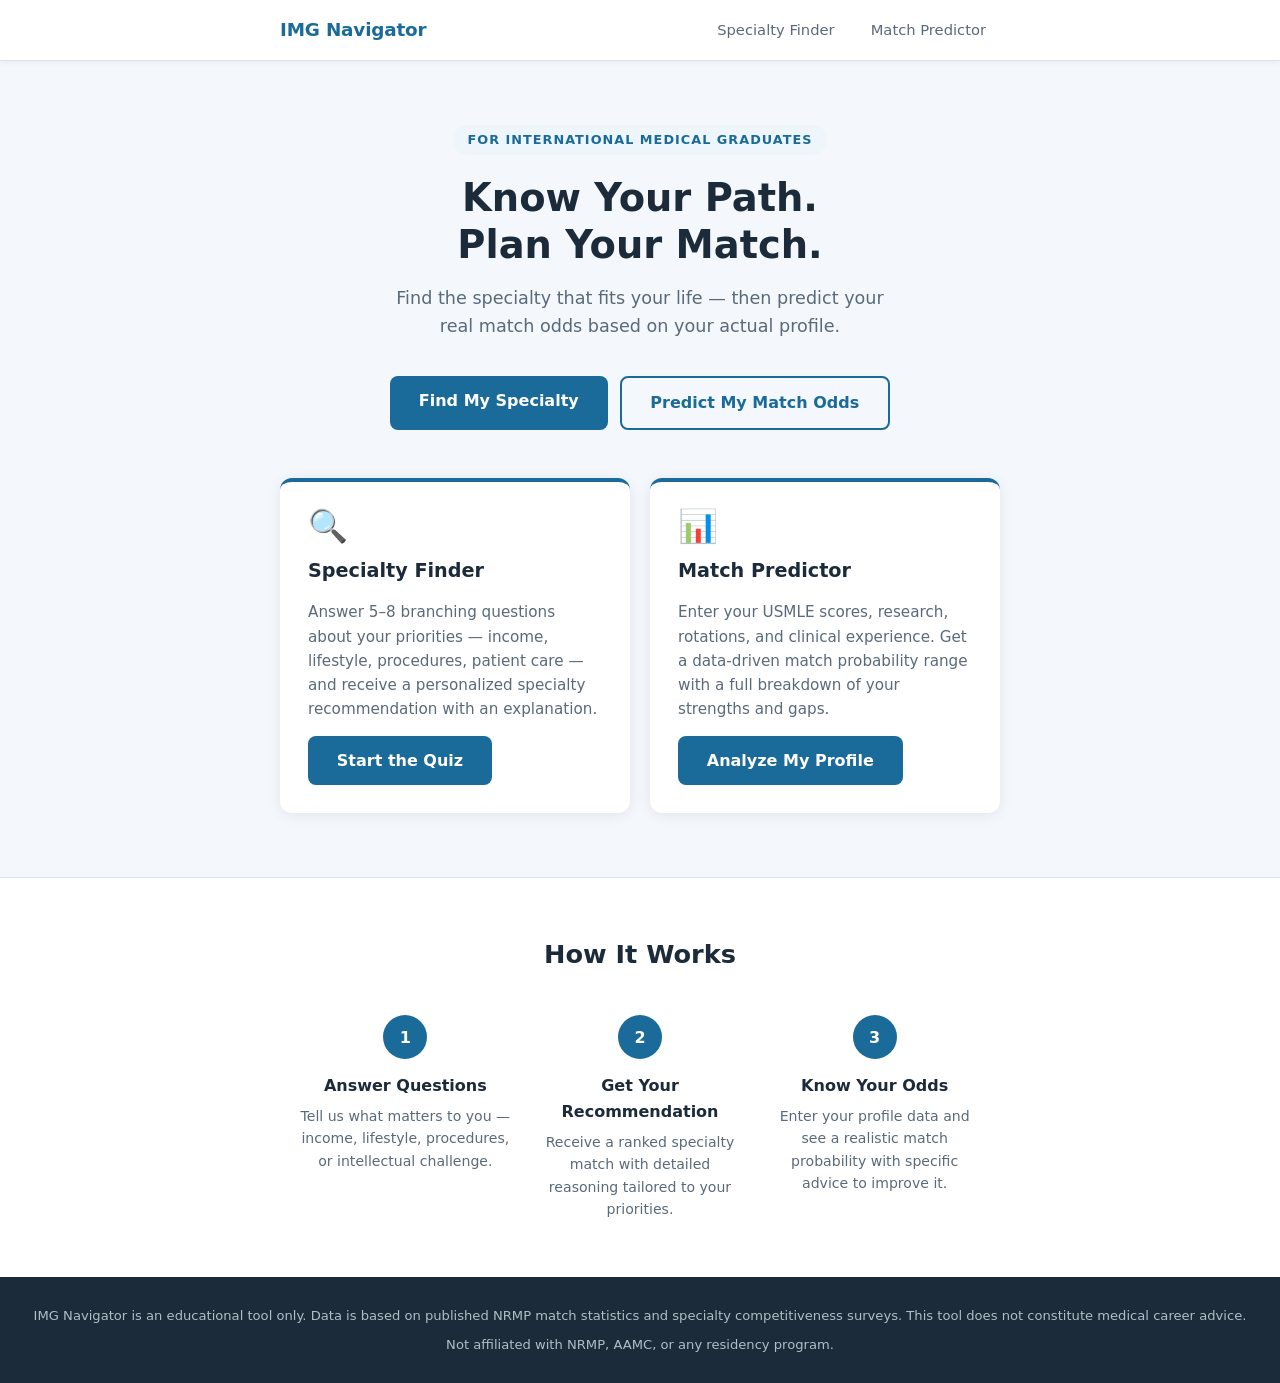
<file: KKKK/index.html>
<!DOCTYPE html>
<html lang="en">
<head>
  <meta charset="UTF-8">
  <meta name="viewport" content="width=device-width, initial-scale=1.0">
  <title>IMG Navigator — Medical Career & Match Tool</title>
  <link rel="stylesheet" href="css/base.css">
  <link rel="stylesheet" href="css/nav.css">
  <link rel="stylesheet" href="css/landing.css">
</head>
<body>

<nav class="site-nav">
  <div class="container">
    <a class="nav-logo" href="index.html">IMG Navigator</a>
    <ul class="nav-links">
      <li><a href="recommender.html">Specialty Finder</a></li>
      <li><a href="predictor.html">Match Predictor</a></li>
    </ul>
  </div>
</nav>

<section class="hero">
  <div class="container" style="max-width:760px">
    <span class="hero-eyebrow">For International Medical Graduates</span>
    <h1>Know Your Path.<br>Plan Your Match.</h1>
    <p>Find the specialty that fits your life — then predict your real match odds based on your actual profile.</p>
    <div class="hero-ctas">
      <a href="recommender.html" class="btn btn-primary">Find My Specialty</a>
      <a href="predictor.html" class="btn btn-outline">Predict My Match Odds</a>
    </div>
  </div>
</section>

<section>
  <div class="tool-cards">
    <div class="tool-card">
      <div class="tool-icon">🔍</div>
      <h2>Specialty Finder</h2>
      <p>Answer 5–8 branching questions about your priorities — income, lifestyle, procedures, patient care — and receive a personalized specialty recommendation with an explanation.</p>
      <a href="recommender.html" class="btn btn-primary">Start the Quiz</a>
    </div>
    <div class="tool-card">
      <div class="tool-icon">📊</div>
      <h2>Match Predictor</h2>
      <p>Enter your USMLE scores, research, rotations, and clinical experience. Get a data-driven match probability range with a full breakdown of your strengths and gaps.</p>
      <a href="predictor.html" class="btn btn-primary">Analyze My Profile</a>
    </div>
  </div>
</section>

<section class="how-it-works">
  <div class="container">
    <div class="section-title">
      <h2>How It Works</h2>
    </div>
    <div class="steps">
      <div class="step">
        <div class="step-num">1</div>
        <h3>Answer Questions</h3>
        <p>Tell us what matters to you — income, lifestyle, procedures, or intellectual challenge.</p>
      </div>
      <div class="step">
        <div class="step-num">2</div>
        <h3>Get Your Recommendation</h3>
        <p>Receive a ranked specialty match with detailed reasoning tailored to your priorities.</p>
      </div>
      <div class="step">
        <div class="step-num">3</div>
        <h3>Know Your Odds</h3>
        <p>Enter your profile data and see a realistic match probability with specific advice to improve it.</p>
      </div>
    </div>
  </div>
</section>

<footer class="site-footer">
  <p>IMG Navigator is an educational tool only. Data is based on published NRMP match statistics and specialty competitiveness surveys. This tool does not constitute medical career advice.</p>
  <p style="margin-top:8px">Not affiliated with NRMP, AAMC, or any residency program.</p>
</footer>

<script src="js/shared.js"></script>
</body>
</html>
</file>
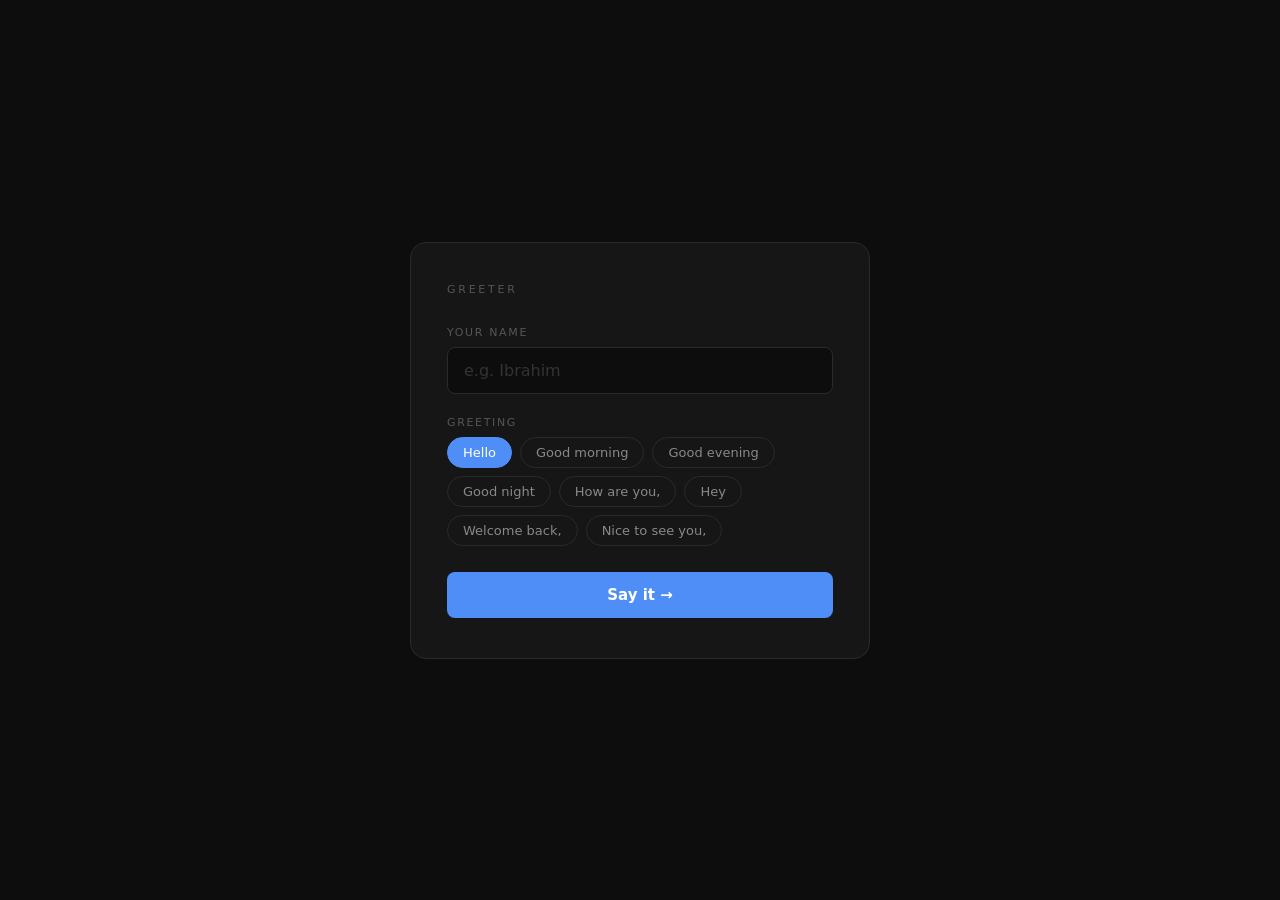
<file: KKKK/greet.html>
<!doctype html>
<html lang="en">
<head>
<meta charset="UTF-8" />
<meta name="viewport" content="width=device-width, initial-scale=1.0" />
<title>Greeter</title>
<style>
  * { box-sizing: border-box; margin: 0; padding: 0; }

  body {
    background: #0d0d0d;
    color: #f1f1f1;
    font-family: 'Segoe UI', system-ui, sans-serif;
    min-height: 100vh;
    display: flex;
    align-items: center;
    justify-content: center;
    padding: 24px;
  }

  .card {
    background: #161616;
    border: 1px solid #2a2a2a;
    border-radius: 16px;
    padding: 40px 36px;
    width: 100%;
    max-width: 460px;
  }

  .title {
    font-size: 11px;
    letter-spacing: 0.25em;
    color: #555;
    text-transform: uppercase;
    margin-bottom: 30px;
  }

  .field-label {
    font-size: 11px;
    letter-spacing: 0.15em;
    color: #555;
    text-transform: uppercase;
    margin-bottom: 8px;
  }

  input {
    width: 100%;
    background: #0d0d0d;
    border: 1px solid #2a2a2a;
    border-radius: 8px;
    padding: 13px 16px;
    color: #f1f1f1;
    font-size: 16px;
    font-family: inherit;
    outline: none;
    margin-bottom: 22px;
  }
  input:focus { border-color: #4f8ef7; }
  input::placeholder { color: #333; }

  .chips {
    display: flex;
    flex-wrap: wrap;
    gap: 8px;
    margin-bottom: 26px;
  }

  .chip {
    padding: 7px 15px;
    border-radius: 999px;
    border: 1px solid #2a2a2a;
    background: transparent;
    color: #888;
    font-size: 13px;
    font-family: inherit;
    cursor: pointer;
  }
  .chip:hover  { border-color: #4f8ef7; color: #4f8ef7; }
  .chip.active { background: #4f8ef7; border-color: #4f8ef7; color: #fff; }

  .btn {
    width: 100%;
    padding: 14px;
    background: #4f8ef7;
    border: none;
    border-radius: 8px;
    color: #fff;
    font-size: 15px;
    font-family: inherit;
    font-weight: 600;
    cursor: pointer;
  }
  .btn:hover { background: #3a7aed; }

  #result {
    display: none;
    text-align: center;
    margin-top: 36px;
    padding-top: 32px;
    border-top: 1px solid #2a2a2a;
  }

  #result .prefix {
    font-size: 13px;
    letter-spacing: 0.2em;
    color: #4f8ef7;
    text-transform: uppercase;
    margin-bottom: 8px;
  }

  #result .bigname {
    font-size: clamp(30px, 9vw, 52px);
    font-weight: 700;
    color: #f9fafb;
    letter-spacing: -0.02em;
    line-height: 1.1;
  }

  #result .emoji {
    font-size: 40px;
    margin-top: 14px;
    display: inline-block;
    animation: wave 1.4s ease-in-out infinite;
  }

  @keyframes wave {
    0%,100% { transform: rotate(0deg);  }
    30%      { transform: rotate(22deg); }
    70%      { transform: rotate(-8deg); }
  }
</style>
</head>
<body>

<div class="card">
  <div class="title">Greeter</div>

  <div class="field-label">Your name</div>
  <input id="nameInput" type="text" placeholder="e.g. Ibrahim" autocomplete="off" />

  <div class="field-label">Greeting</div>
  <div class="chips" id="chips">
    <button class="chip active">Hello</button>
    <button class="chip">Good morning</button>
    <button class="chip">Good evening</button>
    <button class="chip">Good night</button>
    <button class="chip">How are you,</button>
    <button class="chip">Hey</button>
    <button class="chip">Welcome back,</button>
    <button class="chip">Nice to see you,</button>
  </div>

  <button class="btn" id="goBtn">Say it →</button>

  <div id="result">
    <div class="prefix" id="prefixText"></div>
    <div class="bigname" id="nameText"></div>
    <div class="emoji">👋</div>
  </div>
</div>

<script>
  var activeChip = document.querySelector('.chip.active');

  document.getElementById('chips').addEventListener('click', function(e) {
    var chip = e.target.closest('.chip');
    if (!chip) return;
    if (activeChip) activeChip.classList.remove('active');
    chip.classList.add('active');
    activeChip = chip;
  });

  document.getElementById('nameInput').addEventListener('keydown', function(e) {
    if (e.key === 'Enter') go();
  });

  document.getElementById('goBtn').addEventListener('click', go);

  function go() {
    var name = document.getElementById('nameInput').value.trim();
    if (!name) {
      document.getElementById('nameInput').focus();
      return;
    }
    var greeting = activeChip ? activeChip.textContent : 'Hello';
    document.getElementById('prefixText').textContent = greeting;
    document.getElementById('nameText').textContent = name;
    document.getElementById('result').style.display = 'block';
  }
</script>

</body>
</html>
</file>
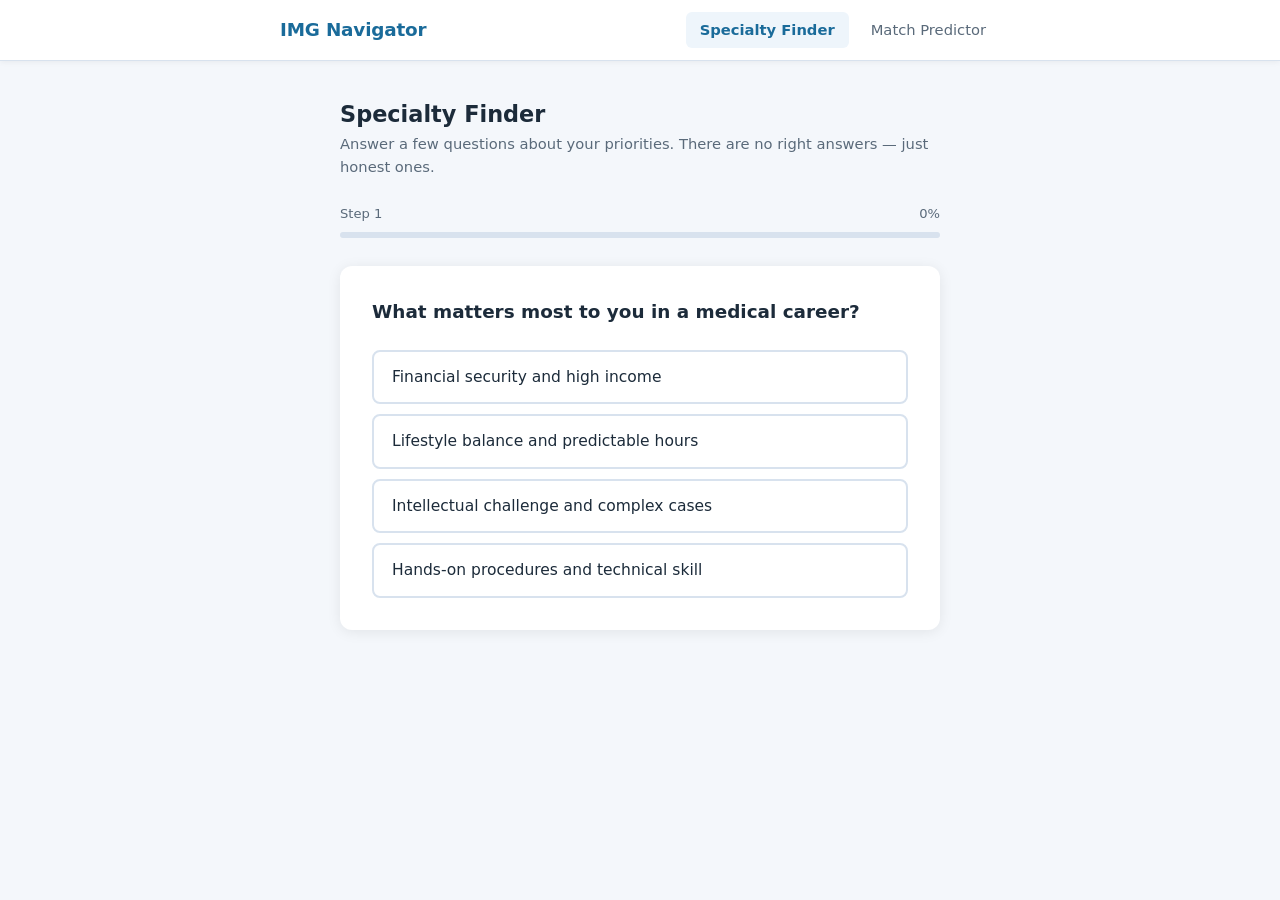
<file: KKKK/recommender.html>
<!DOCTYPE html>
<html lang="en">
<head>
  <meta charset="UTF-8">
  <meta name="viewport" content="width=device-width, initial-scale=1.0">
  <title>Specialty Finder — IMG Navigator</title>
  <link rel="stylesheet" href="css/base.css">
  <link rel="stylesheet" href="css/nav.css">
  <link rel="stylesheet" href="css/quiz.css">
</head>
<body>

<nav class="site-nav">
  <div class="container">
    <a class="nav-logo" href="index.html">IMG Navigator</a>
    <ul class="nav-links">
      <li><a href="recommender.html">Specialty Finder</a></li>
      <li><a href="predictor.html">Match Predictor</a></li>
    </ul>
  </div>
</nav>

<main class="quiz-page">
  <div class="container">

    <div class="quiz-header">
      <h1>Specialty Finder</h1>
      <p>Answer a few questions about your priorities. There are no right answers — just honest ones.</p>
    </div>

    <div id="quiz-shell">
      <div class="progress-wrap">
        <div class="progress-meta">
          <span id="progress-label">Step 1</span>
          <span id="progress-pct">0%</span>
        </div>
        <div class="progress-track">
          <div id="progress-bar"></div>
        </div>
      </div>

      <div class="question-card">
        <p id="question-text">Loading…</p>
        <div id="options-container"></div>
      </div>

      <div class="quiz-nav">
        <button id="back-btn" type="button">← Back</button>
      </div>
    </div>

  </div>
</main>

<script src="js/data/question-tree.js"></script>
<script src="js/shared.js"></script>
<script src="js/recommender.js"></script>
</body>
</html>
</file>
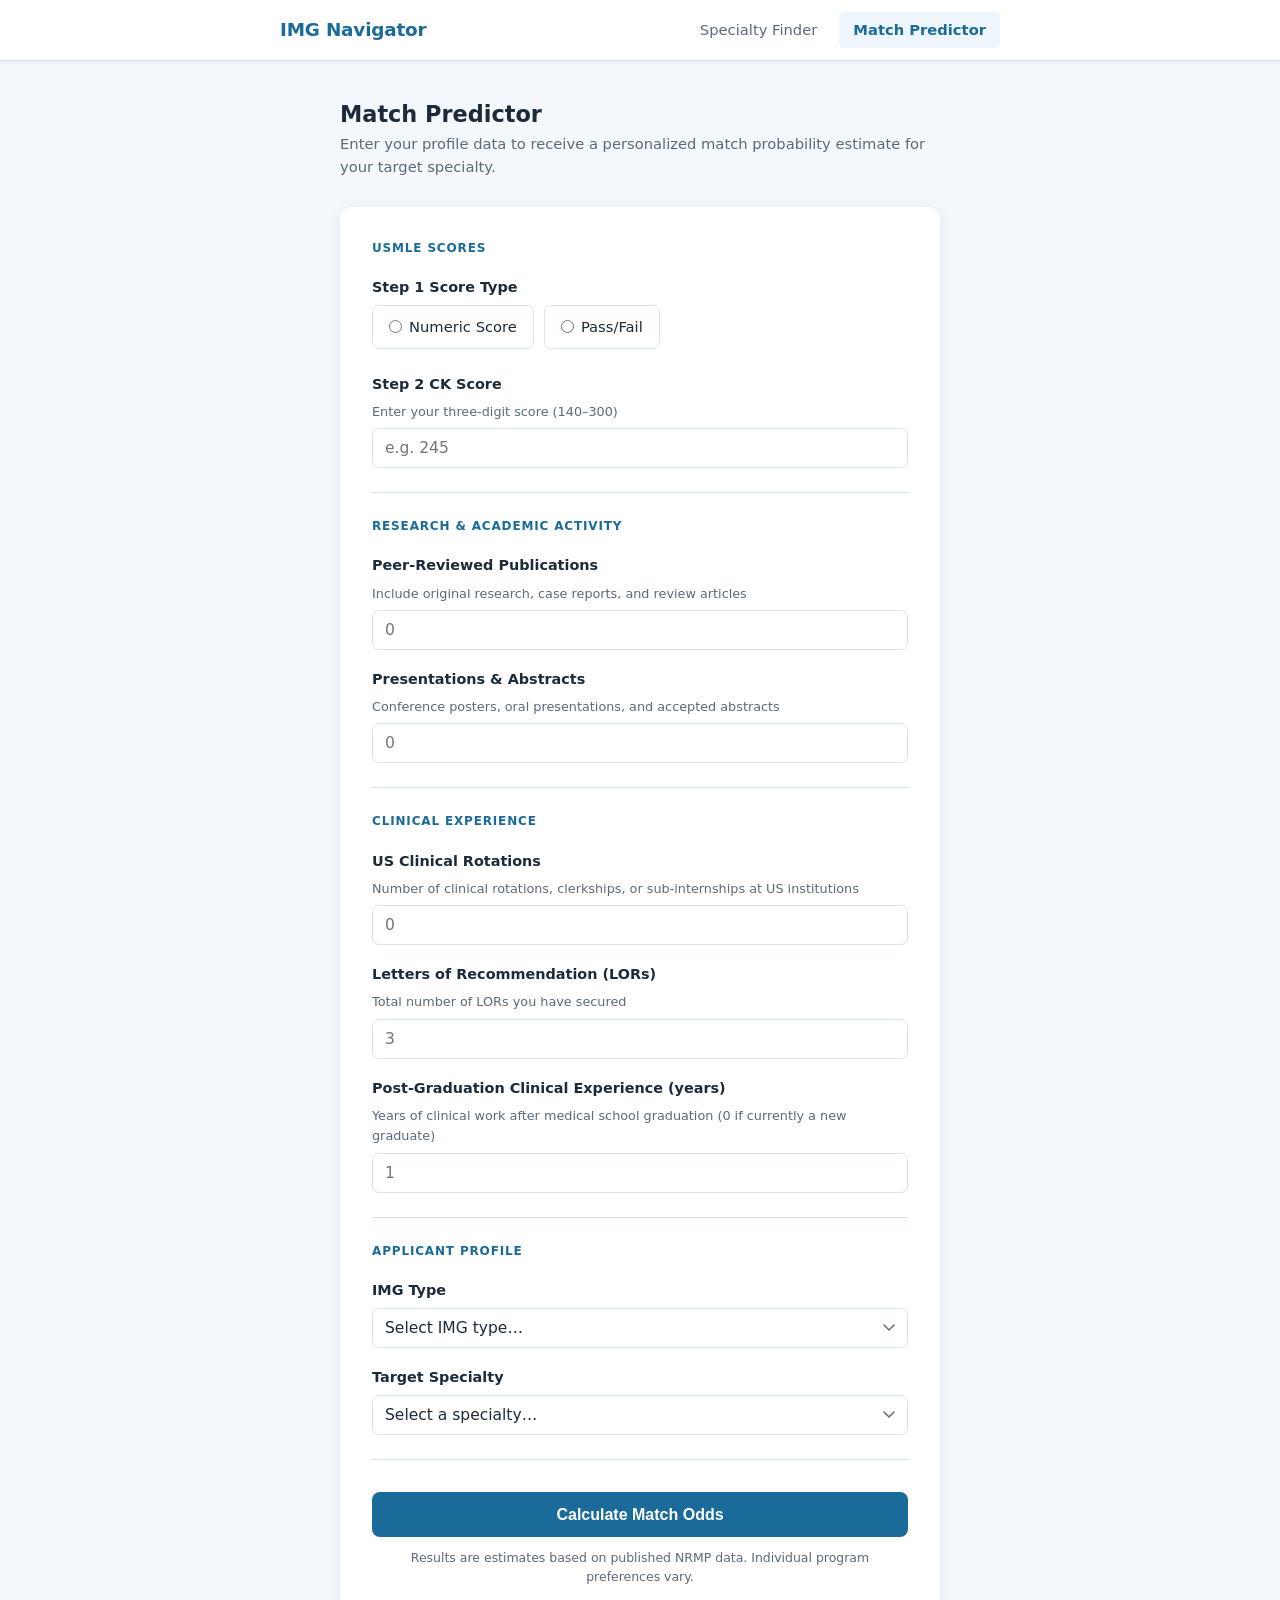
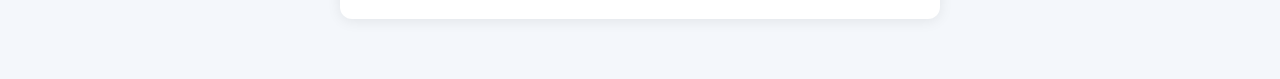
<file: KKKK/results-predictor.html>
<!DOCTYPE html>
<html lang="en">
<head>
  <meta charset="UTF-8">
  <meta name="viewport" content="width=device-width, initial-scale=1.0">
  <title>Match Prediction Results — IMG Navigator</title>
  <link rel="stylesheet" href="css/base.css">
  <link rel="stylesheet" href="css/nav.css">
  <link rel="stylesheet" href="css/results.css">
</head>
<body>

<nav class="site-nav">
  <div class="container">
    <a class="nav-logo" href="index.html">IMG Navigator</a>
    <ul class="nav-links">
      <li><a href="recommender.html">Specialty Finder</a></li>
      <li><a href="predictor.html">Match Predictor</a></li>
    </ul>
  </div>
</nav>

<main class="results-page">
  <div class="container">
    <div id="results-content">
      <p style="text-align:center;padding:40px;color:var(--color-muted)">Calculating your results…</p>
    </div>
  </div>
</main>

<script src="js/shared.js"></script>
<script>
document.addEventListener('DOMContentLoaded', () => {
  const data = loadSession('predictor-result');
  if (!data) { window.location.href = 'predictor.html'; return; }

  const { low, high, midpoint, factors, advice, specialty, spec, applicantStep2 } = data;

  function gaugeColor(pct) {
    if (pct >= 65) return '#2EAA6B';
    if (pct >= 40) return '#D48B10';
    return '#C0392B';
  }

  const arcColor = gaugeColor(midpoint);
  const circumference = Math.PI * 80;
  const dashoffset = circumference * (1 - midpoint / 100);

  const factorKeys = ['step1','step2','research','presentations','rotations','lors','experience'];
  const factorRows = factorKeys.map(k => {
    const f = factors[k];
    return `
      <div class="factor-row">
        <div class="factor-bar-side ${f.cls}"></div>
        <div class="factor-name">${f.name}</div>
        <div class="factor-badge">
          <span class="badge badge-${f.cls}">${f.label}</span>
        </div>
      </div>
    `;
  }).join('');

  const userStep2 = applicantStep2 || 0;
  const maxStep2 = 280;
  const userPct   = Math.min(100, Math.round(userStep2 / maxStep2 * 100));
  const imgPct    = Math.min(100, Math.round(spec.medianMatchedStep2IMG / maxStep2 * 100));
  const seniorPct = Math.min(100, Math.round(spec.medianMatchedStep2USSenior / maxStep2 * 100));

  const adviceHtml = advice.map(a => `<li>${a}</li>`).join('');

  const competivenessLabels = {
    'low': 'Less Competitive',
    'moderate': 'Moderately Competitive',
    'high': 'Highly Competitive',
    'very_high': 'Extremely Competitive'
  };

  document.getElementById('results-content').innerHTML = `

    <div class="predictor-result-header">
      <div class="result-eyebrow">${specialty} — ${competivenessLabels[spec.competitivenessLevel] || ''}</div>
      <div class="match-range">${low}–${high}%</div>
      <div class="match-subtitle">Estimated match likelihood based on your profile</div>

      <div class="gauge-wrap">
        <svg class="gauge-svg" width="200" height="120" viewBox="0 0 200 120">
          <path class="gauge-track"
            d="M 20 100 A 80 80 0 0 1 180 100"
            stroke-dasharray="${circumference}" />
          <path class="gauge-arc"
            d="M 20 100 A 80 80 0 0 1 180 100"
            stroke="${arcColor}"
            stroke-dasharray="${circumference}"
            stroke-dashoffset="${circumference}"
            id="gauge-arc-path" />
          <text class="gauge-label-low"  x="14"  y="116" text-anchor="middle">0%</text>
          <text class="gauge-label-high" x="186" y="116" text-anchor="middle">100%</text>
          <text class="gauge-pct"     x="100" y="88" text-anchor="middle" id="gauge-pct-text">0%</text>
          <text class="gauge-pct-sub" x="100" y="105" text-anchor="middle">midpoint</text>
        </svg>
      </div>

      <div style="display:flex;gap:14px;justify-content:center;flex-wrap:wrap;margin-top:4px">
        <div class="result-stat">
          <div class="stat-val" style="color:${arcColor}">${midpoint}%</div>
          <div class="stat-lbl">Midpoint Estimate</div>
        </div>
        <div class="result-stat">
          <div class="stat-val">${spec.imgMatchRate}%</div>
          <div class="stat-lbl">Overall IMG Rate</div>
        </div>
      </div>
    </div>

    <div class="factors-card">
      <h2>Factor Breakdown</h2>
      ${factorRows}
    </div>

    <div class="comparison-card">
      <h2>How You Compare — Step 2 CK</h2>
      <div class="comp-row">
        <div class="comp-label">
          <span>Your Score</span>
          <strong>${userStep2 || 'N/A'}</strong>
        </div>
        <div class="comp-track">
          <div class="comp-fill comp-fill-user" style="width:0%" data-width="${userPct}%"></div>
        </div>
      </div>
      <div class="comp-row">
        <div class="comp-label">
          <span>Median Matched IMG</span>
          <strong>${spec.medianMatchedStep2IMG}</strong>
        </div>
        <div class="comp-track">
          <div class="comp-fill comp-fill-img" style="width:0%" data-width="${imgPct}%"></div>
        </div>
      </div>
      <div class="comp-row">
        <div class="comp-label">
          <span>Median Matched US Senior</span>
          <strong>${spec.medianMatchedStep2USSenior}</strong>
        </div>
        <div class="comp-track">
          <div class="comp-fill comp-fill-senior" style="width:0%" data-width="${seniorPct}%"></div>
        </div>
      </div>
    </div>

    <div class="advice-card">
      <h2>Recommendations to Improve Your Odds</h2>
      <ul class="advice-list">${adviceHtml}</ul>
    </div>

    <div style="margin-bottom:28px">
      <div class="result-ctas">
        <a href="predictor.html" class="btn btn-primary">Try a Different Specialty</a>
        <a href="recommender.html" class="btn btn-outline">Find My Best-Fit Specialty</a>
      </div>
    </div>

    <p class="disclaimer-note" style="font-size:0.78rem;color:var(--color-muted);line-height:1.5">
      These estimates are based on published NRMP match data and do not account for individual program preferences, personal statement quality, or interview performance. Use as a planning tool only.
    </p>
  `;

  requestAnimationFrame(() => {
    setTimeout(() => {
      const arc = document.getElementById('gauge-arc-path');
      const pctText = document.getElementById('gauge-pct-text');
      if (arc) {
        arc.style.strokeDashoffset = circumference * (1 - midpoint / 100);
        arc.style.transition = 'stroke-dashoffset 1s ease 0.3s';
      }
      if (pctText) {
        let current = 0;
        const interval = setInterval(() => {
          current = Math.min(current + 2, midpoint);
          pctText.textContent = current + '%';
          if (current >= midpoint) clearInterval(interval);
        }, 20);
      }
      document.querySelectorAll('[data-width]').forEach(el => {
        el.style.width = el.dataset.width;
        el.style.transition = 'width 0.7s ease 0.4s';
      });
    }, 50);
  });
});
</script>
</body>
</html>
</file>
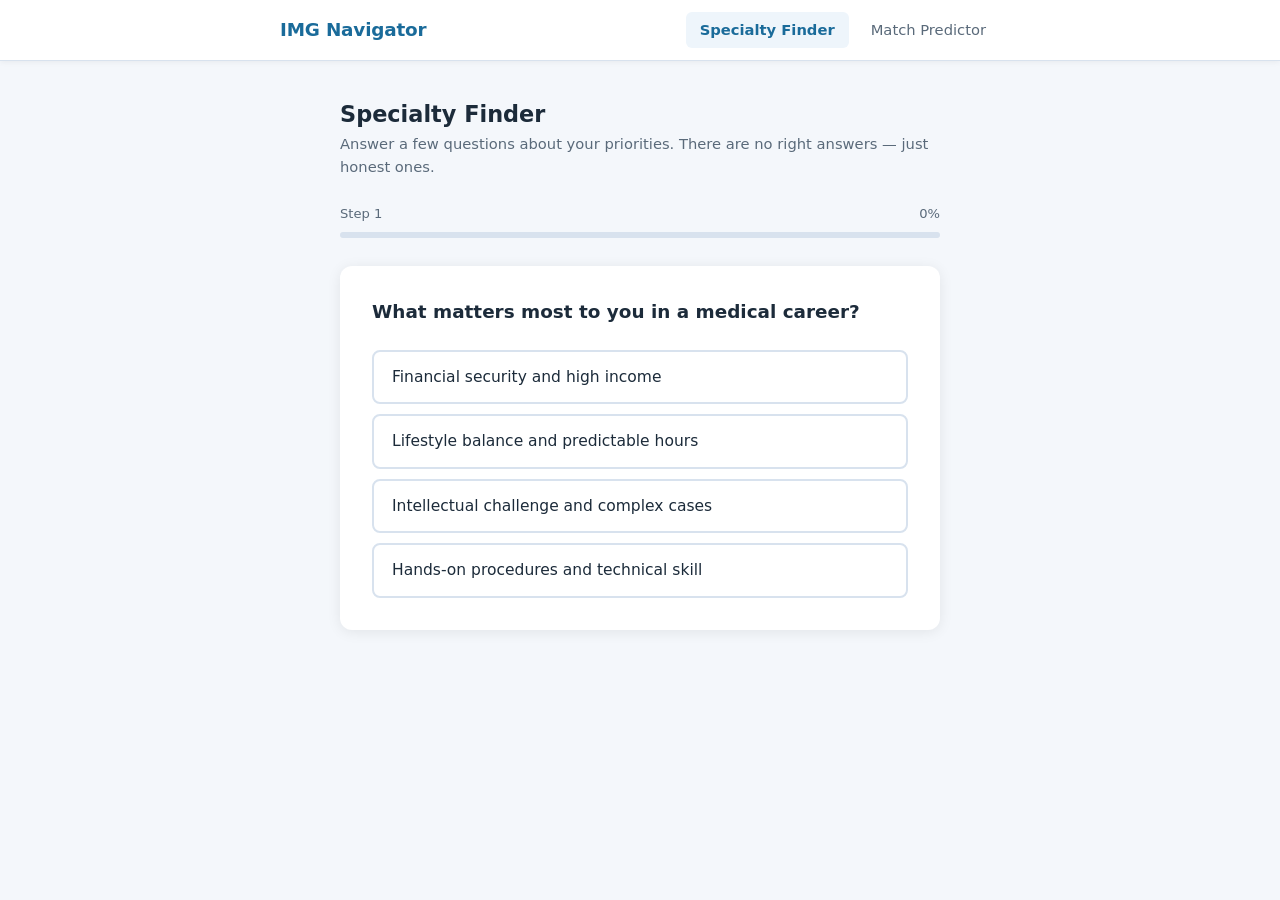
<file: KKKK/results-recommender.html>
<!DOCTYPE html>
<html lang="en">
<head>
  <meta charset="UTF-8">
  <meta name="viewport" content="width=device-width, initial-scale=1.0">
  <title>Your Specialty Match — IMG Navigator</title>
  <link rel="stylesheet" href="css/base.css">
  <link rel="stylesheet" href="css/nav.css">
  <link rel="stylesheet" href="css/results.css">
</head>
<body>

<nav class="site-nav">
  <div class="container">
    <a class="nav-logo" href="index.html">IMG Navigator</a>
    <ul class="nav-links">
      <li><a href="recommender.html">Specialty Finder</a></li>
      <li><a href="predictor.html">Match Predictor</a></li>
    </ul>
  </div>
</nav>

<main class="results-page">
  <div class="container">
    <div id="results-content">
      <p style="text-align:center;padding:40px;color:var(--color-muted)">Loading your results…</p>
    </div>
  </div>
</main>

<script src="js/shared.js"></script>
<script>
document.addEventListener('DOMContentLoaded', () => {
  const data = loadSession('recommender-result');
  if (!data) { window.location.href = 'recommender.html'; return; }

  const { topSpecialties, primary, answers } = data;

  const runners = topSpecialties.slice(1, 3);

  const runnerHtml = runners.map((r, i) => `
    <div class="runner-up-card">
      <div class="ru-rank">#${i + 2} Match</div>
      <h3>${r.specialty}</h3>
      <div class="score-bar-wrap">
        <div class="score-bar-track">
          <div class="score-bar-fill" style="width:0%" data-width="${r.score}%"></div>
        </div>
        <span class="label-sm" style="margin-top:4px;display:block">${r.score}% fit</span>
      </div>
    </div>
  `).join('');

  const answerRows = Object.entries(answers).map(([, val]) => `
    <tr><td>Your answer</td><td>${val}</td></tr>
  `).join('');

  const primaryScore = topSpecialties[0] ? topSpecialties[0].score : 90;

  document.getElementById('results-content').innerHTML = `

    <div class="result-primary">
      <div class="result-eyebrow">Your Top Specialty Match</div>
      <h1>${primary.specialty}</h1>

      <div class="result-stats">
        <div class="result-stat">
          <div class="stat-val">${primaryScore}%</div>
          <div class="stat-lbl">Fit Score</div>
        </div>
        <div class="result-stat">
          <div class="stat-val">${primary.imgMatchRate}</div>
          <div class="stat-lbl">IMG Match Rate</div>
        </div>
        <div class="result-stat">
          <div class="stat-val">${primary.avgStep2}</div>
          <div class="stat-lbl">Avg Step 2 (IMG)</div>
        </div>
      </div>

      <p class="result-explanation">${primary.explanation}</p>
    </div>

    ${runners.length > 0 ? `
    <h2 style="margin-bottom:12px;font-size:1rem;color:var(--color-muted)">Runner-Up Matches</h2>
    <div class="runner-ups">${runnerHtml}</div>
    ` : ''}

    ${answerRows ? `
    <div class="answer-echo">
      <h2>Your Responses</h2>
      <table class="answer-table"><tbody>${answerRows}</tbody></table>
    </div>
    ` : ''}

    <div style="margin-bottom:28px">
      <div class="result-ctas">
        <a href="predictor.html?specialty=${encodeURIComponent(primary.specialty)}" class="btn btn-primary">
          Predict Match Odds for ${primary.specialty}
        </a>
        <a href="recommender.html" class="btn btn-outline">Retake Quiz</a>
      </div>
    </div>

    <p class="disclaimer-note" style="font-size:0.78rem;color:var(--color-muted);line-height:1.5">
      Specialty recommendations are based on self-reported priorities and do not constitute professional career advice. Match rate data sourced from published NRMP statistics.
    </p>
  `;

  requestAnimationFrame(() => {
    document.querySelectorAll('.score-bar-fill').forEach(el => {
      el.style.width = el.dataset.width;
    });
  });
});
</script>
</body>
</html>
</file>
<file: KKKK/css/base.css>
*, *::before, *::after { box-sizing: border-box; margin: 0; padding: 0; }

:root {
  --color-primary:    #1A6B9A;
  --color-primary-dk: #0F4A6E;
  --color-accent:     #2EAA6B;
  --color-warn:       #D48B10;
  --color-danger:     #C0392B;
  --color-bg:         #F4F7FB;
  --color-surface:    #FFFFFF;
  --color-border:     #D8E2EE;
  --color-text:       #1C2B3A;
  --color-muted:      #5A6A7A;
  --radius:           12px;
  --shadow:           0 2px 14px rgba(0,0,0,0.08);
  --shadow-md:        0 4px 24px rgba(0,0,0,0.12);
  --font:             'Segoe UI', system-ui, -apple-system, sans-serif;
  --max-w:            760px;
}

html { font-size: 16px; }

body {
  font-family: var(--font);
  background: var(--color-bg);
  color: var(--color-text);
  line-height: 1.6;
  min-height: 100vh;
}

a { color: var(--color-primary); text-decoration: none; }
a:hover { text-decoration: underline; }

h1 { font-size: clamp(1.7rem, 4vw, 2.4rem); font-weight: 700; line-height: 1.2; }
h2 { font-size: clamp(1.2rem, 3vw, 1.6rem); font-weight: 600; }
h3 { font-size: 1.1rem; font-weight: 600; }

.container {
  max-width: var(--max-w);
  margin: 0 auto;
  padding: 0 20px;
}

.card {
  background: var(--color-surface);
  border-radius: var(--radius);
  box-shadow: var(--shadow);
  padding: 28px 32px;
}

.btn {
  display: inline-block;
  padding: 0.75rem 1.8rem;
  border-radius: 8px;
  font-size: 1rem;
  font-weight: 600;
  cursor: pointer;
  border: none;
  transition: background 0.15s, transform 0.1s, box-shadow 0.15s;
  text-align: center;
}

.btn-primary {
  background: var(--color-primary);
  color: #fff;
}
.btn-primary:hover {
  background: var(--color-primary-dk);
  transform: translateY(-1px);
  box-shadow: 0 4px 14px rgba(26,107,154,0.30);
  text-decoration: none;
}

.btn-outline {
  background: transparent;
  color: var(--color-primary);
  border: 2px solid var(--color-primary);
}
.btn-outline:hover {
  background: var(--color-primary);
  color: #fff;
  text-decoration: none;
}

.label-sm {
  font-size: 0.75rem;
  text-transform: uppercase;
  letter-spacing: 0.06em;
  color: var(--color-muted);
  font-weight: 600;
}

.badge {
  display: inline-block;
  padding: 3px 10px;
  border-radius: 20px;
  font-size: 0.78rem;
  font-weight: 700;
}

.badge-strong   { background: #D6F2E6; color: #1A7A48; }
.badge-average  { background: #FEF3CD; color: #8A5F00; }
.badge-weak     { background: #FDECEA; color: #9B2A22; }
.badge-missing  { background: #F0F0F0; color: #555; }

.error-msg {
  color: var(--color-danger);
  font-size: 0.95rem;
  padding: 16px;
  background: #FDECEA;
  border-radius: 8px;
  display: block;
}

@media (max-width: 600px) {
  .card { padding: 20px 16px; }
}
</file>
<file: KKKK/css/nav.css>
.site-nav {
  background: var(--color-surface);
  border-bottom: 1px solid var(--color-border);
  position: sticky;
  top: 0;
  z-index: 100;
  box-shadow: 0 1px 6px rgba(0,0,0,0.06);
}

.site-nav .container {
  display: flex;
  align-items: center;
  justify-content: space-between;
  height: 60px;
}

.nav-logo {
  font-size: 1.15rem;
  font-weight: 700;
  color: var(--color-primary);
  letter-spacing: -0.01em;
}
.nav-logo:hover { text-decoration: none; }

.nav-links {
  list-style: none;
  display: flex;
  gap: 8px;
}

.nav-links a {
  display: block;
  padding: 6px 14px;
  border-radius: 6px;
  font-size: 0.92rem;
  font-weight: 500;
  color: var(--color-muted);
  transition: background 0.12s, color 0.12s;
}

.nav-links a:hover {
  background: var(--color-bg);
  color: var(--color-primary);
  text-decoration: none;
}

.nav-links a.active {
  background: #EEF5FB;
  color: var(--color-primary);
  font-weight: 600;
}

@media (max-width: 600px) {
  .nav-logo { font-size: 1rem; }
  .nav-links a { padding: 6px 10px; font-size: 0.85rem; }
}
</file>
<file: KKKK/css/landing.css>
.hero {
  padding: 64px 20px 48px;
  text-align: center;
}

.hero-eyebrow {
  display: inline-block;
  background: #EEF5FB;
  color: var(--color-primary);
  font-size: 0.8rem;
  font-weight: 700;
  text-transform: uppercase;
  letter-spacing: 0.08em;
  padding: 5px 14px;
  border-radius: 20px;
  margin-bottom: 20px;
}

.hero h1 {
  color: var(--color-text);
  max-width: 600px;
  margin: 0 auto 16px;
}

.hero p {
  color: var(--color-muted);
  font-size: 1.1rem;
  max-width: 520px;
  margin: 0 auto 36px;
}

.hero-ctas {
  display: flex;
  gap: 12px;
  justify-content: center;
  flex-wrap: wrap;
}

.tool-cards {
  display: grid;
  grid-template-columns: 1fr 1fr;
  gap: 20px;
  padding: 0 20px 64px;
  max-width: var(--max-w);
  margin: 0 auto;
}

.tool-card {
  background: var(--color-surface);
  border-radius: var(--radius);
  box-shadow: var(--shadow);
  padding: 28px;
  display: flex;
  flex-direction: column;
  gap: 14px;
  border-top: 4px solid var(--color-primary);
  transition: box-shadow 0.15s, transform 0.12s;
}

.tool-card:hover {
  box-shadow: var(--shadow-md);
  transform: translateY(-2px);
}

.tool-card .tool-icon {
  font-size: 2rem;
  line-height: 1;
}

.tool-card h2 { font-size: 1.2rem; }

.tool-card p {
  color: var(--color-muted);
  font-size: 0.95rem;
  flex: 1;
}

.tool-card .btn { align-self: flex-start; }

.how-it-works {
  background: var(--color-surface);
  border-top: 1px solid var(--color-border);
  padding: 56px 20px;
}

.how-it-works .section-title {
  text-align: center;
  margin-bottom: 40px;
}

.steps {
  display: flex;
  gap: 24px;
  max-width: 680px;
  margin: 0 auto;
}

.step {
  flex: 1;
  text-align: center;
}

.step-num {
  width: 44px;
  height: 44px;
  background: var(--color-primary);
  color: #fff;
  border-radius: 50%;
  display: flex;
  align-items: center;
  justify-content: center;
  font-weight: 700;
  font-size: 1rem;
  margin: 0 auto 14px;
}

.step h3 { font-size: 1rem; margin-bottom: 6px; }
.step p { font-size: 0.88rem; color: var(--color-muted); }

.site-footer {
  background: var(--color-text);
  color: #B0BEC5;
  padding: 28px 20px;
  font-size: 0.82rem;
  text-align: center;
  line-height: 1.6;
}

.site-footer a { color: #90CAF9; }

@media (max-width: 600px) {
  .tool-cards { grid-template-columns: 1fr; }
  .steps { flex-direction: column; gap: 28px; }
  .hero { padding: 40px 20px 32px; }
}
</file>
<file: KKKK/css/quiz.css>
.quiz-page {
  padding: 40px 20px 60px;
}

.quiz-page .container {
  max-width: 640px;
}

.quiz-header {
  margin-bottom: 24px;
}

.quiz-header h1 { font-size: 1.4rem; margin-bottom: 4px; }
.quiz-header p { color: var(--color-muted); font-size: 0.92rem; }

.progress-wrap {
  margin-bottom: 28px;
}

.progress-meta {
  display: flex;
  justify-content: space-between;
  align-items: center;
  margin-bottom: 8px;
}

.progress-meta span { font-size: 0.82rem; color: var(--color-muted); font-weight: 500; }

.progress-track {
  height: 6px;
  background: var(--color-border);
  border-radius: 3px;
  overflow: hidden;
}

#progress-bar {
  height: 100%;
  background: var(--color-primary);
  border-radius: 3px;
  transition: width 0.35s ease;
  width: 0%;
}

.question-card {
  background: var(--color-surface);
  border-radius: var(--radius);
  box-shadow: var(--shadow);
  padding: 32px;
  margin-bottom: 16px;
}

#question-text {
  font-size: 1.15rem;
  font-weight: 600;
  color: var(--color-text);
  line-height: 1.5;
  margin-bottom: 24px;
}

#options-container {
  display: flex;
  flex-direction: column;
  gap: 10px;
}

.answer-btn {
  width: 100%;
  text-align: left;
  padding: 14px 18px;
  border: 2px solid var(--color-border);
  border-radius: 8px;
  background: var(--color-surface);
  color: var(--color-text);
  font-size: 0.97rem;
  font-family: var(--font);
  cursor: pointer;
  transition: border-color 0.12s, background 0.12s, transform 0.08s;
  line-height: 1.45;
}

.answer-btn:hover {
  border-color: var(--color-primary);
  background: #EEF5FB;
  transform: translateX(3px);
}

.answer-btn:active {
  background: var(--color-primary);
  color: #fff;
  border-color: var(--color-primary);
}

.quiz-nav {
  display: flex;
  align-items: center;
}

#back-btn {
  background: none;
  border: none;
  color: var(--color-muted);
  font-size: 0.9rem;
  cursor: pointer;
  padding: 8px 0;
  font-family: var(--font);
  transition: color 0.12s;
  visibility: hidden;
}

#back-btn:hover { color: var(--color-primary); }

@media (max-width: 600px) {
  .question-card { padding: 22px 18px; }
  #question-text { font-size: 1.05rem; }
}
</file>
<file: KKKK/css/results.css>
.results-page {
  padding: 40px 20px 64px;
}

.results-page .container {
  max-width: 700px;
}

/* ── Recommender results ── */
.result-primary {
  background: var(--color-surface);
  border-radius: var(--radius);
  box-shadow: var(--shadow-md);
  padding: 32px;
  border-top: 5px solid var(--color-primary);
  margin-bottom: 20px;
}

.result-primary .result-eyebrow {
  font-size: 0.75rem;
  text-transform: uppercase;
  letter-spacing: 0.07em;
  color: var(--color-primary);
  font-weight: 700;
  margin-bottom: 8px;
}

.result-primary h1 {
  font-size: clamp(1.5rem, 4vw, 2rem);
  margin-bottom: 6px;
}

.result-primary .result-stats {
  display: flex;
  gap: 20px;
  flex-wrap: wrap;
  margin: 14px 0;
}

.result-stat {
  background: var(--color-bg);
  border-radius: 8px;
  padding: 10px 16px;
  text-align: center;
}

.result-stat .stat-val { font-size: 1.2rem; font-weight: 700; color: var(--color-primary); }
.result-stat .stat-lbl { font-size: 0.75rem; color: var(--color-muted); text-transform: uppercase; letter-spacing: 0.05em; }

.result-explanation {
  color: var(--color-text);
  font-size: 0.97rem;
  line-height: 1.7;
  margin-top: 14px;
}

.runner-ups {
  display: grid;
  grid-template-columns: 1fr 1fr;
  gap: 14px;
  margin-bottom: 20px;
}

.runner-up-card {
  background: var(--color-surface);
  border-radius: var(--radius);
  box-shadow: var(--shadow);
  padding: 20px;
  border-left: 4px solid var(--color-border);
}

.runner-up-card .ru-rank {
  font-size: 0.72rem;
  text-transform: uppercase;
  letter-spacing: 0.06em;
  color: var(--color-muted);
  font-weight: 600;
  margin-bottom: 4px;
}

.runner-up-card h3 { margin-bottom: 6px; }

.score-bar-wrap {
  margin-top: 8px;
}

.score-bar-track {
  height: 5px;
  background: var(--color-border);
  border-radius: 3px;
  overflow: hidden;
}

.score-bar-fill {
  height: 100%;
  background: var(--color-primary);
  border-radius: 3px;
  transition: width 0.5s ease 0.2s;
}

.answer-echo {
  background: var(--color-surface);
  border-radius: var(--radius);
  box-shadow: var(--shadow);
  padding: 24px 28px;
  margin-bottom: 20px;
}

.answer-echo h2 { font-size: 1rem; margin-bottom: 14px; }

.answer-table {
  width: 100%;
  border-collapse: collapse;
  font-size: 0.87rem;
}

.answer-table td {
  padding: 7px 0;
  border-bottom: 1px solid var(--color-border);
  vertical-align: top;
}

.answer-table td:first-child {
  color: var(--color-muted);
  width: 44%;
  padding-right: 12px;
}

.answer-table tr:last-child td { border-bottom: none; }

/* ── Predictor results ── */
.predictor-result-header {
  background: var(--color-surface);
  border-radius: var(--radius);
  box-shadow: var(--shadow-md);
  padding: 32px;
  border-top: 5px solid var(--color-primary);
  margin-bottom: 20px;
  text-align: center;
}

.predictor-result-header .result-eyebrow {
  font-size: 0.75rem;
  text-transform: uppercase;
  letter-spacing: 0.07em;
  color: var(--color-muted);
  font-weight: 600;
  margin-bottom: 8px;
}

.match-range {
  font-size: clamp(2rem, 6vw, 3.2rem);
  font-weight: 800;
  color: var(--color-primary);
  line-height: 1.1;
  margin-bottom: 6px;
}

.match-subtitle {
  color: var(--color-muted);
  font-size: 0.95rem;
  margin-bottom: 24px;
}

/* SVG gauge */
.gauge-wrap {
  display: flex;
  justify-content: center;
  margin-bottom: 16px;
}

.gauge-svg { overflow: visible; }

.gauge-track { fill: none; stroke: var(--color-border); stroke-width: 14; }
.gauge-arc   { fill: none; stroke-width: 14; stroke-linecap: round; transition: stroke-dashoffset 1s ease 0.3s; }
.gauge-needle { transform-origin: 100px 90px; transition: transform 1s ease 0.3s; }

.gauge-label-low  { font-size: 11px; fill: var(--color-muted); font-family: var(--font); }
.gauge-label-high { font-size: 11px; fill: var(--color-muted); font-family: var(--font); }
.gauge-pct { font-size: 22px; font-weight: 800; fill: var(--color-primary); font-family: var(--font); }
.gauge-pct-sub { font-size: 11px; fill: var(--color-muted); font-family: var(--font); }

.factors-card {
  background: var(--color-surface);
  border-radius: var(--radius);
  box-shadow: var(--shadow);
  padding: 24px 28px;
  margin-bottom: 20px;
}

.factors-card h2 { font-size: 1rem; margin-bottom: 16px; }

.factor-row {
  display: flex;
  align-items: center;
  gap: 12px;
  padding: 10px 0;
  border-bottom: 1px solid var(--color-border);
  font-size: 0.9rem;
}

.factor-row:last-child { border-bottom: none; }

.factor-bar-side {
  width: 4px;
  height: 36px;
  border-radius: 2px;
  flex-shrink: 0;
}

.factor-bar-side.strong  { background: var(--color-accent); }
.factor-bar-side.average { background: var(--color-warn); }
.factor-bar-side.weak    { background: var(--color-danger); }
.factor-bar-side.missing { background: #CBD5E0; }

.factor-name { flex: 1; font-weight: 500; }
.factor-badge { flex-shrink: 0; }

.comparison-card {
  background: var(--color-surface);
  border-radius: var(--radius);
  box-shadow: var(--shadow);
  padding: 24px 28px;
  margin-bottom: 20px;
}

.comparison-card h2 { font-size: 1rem; margin-bottom: 16px; }

.comp-row {
  margin-bottom: 14px;
}

.comp-row:last-child { margin-bottom: 0; }

.comp-label {
  font-size: 0.82rem;
  color: var(--color-muted);
  margin-bottom: 4px;
  display: flex;
  justify-content: space-between;
}

.comp-label strong { color: var(--color-text); }

.comp-track {
  height: 8px;
  background: var(--color-border);
  border-radius: 4px;
  overflow: hidden;
}

.comp-fill {
  height: 100%;
  border-radius: 4px;
  transition: width 0.7s ease 0.4s;
}

.comp-fill-user   { background: var(--color-primary); }
.comp-fill-img    { background: #6BAFDA; }
.comp-fill-senior { background: #A8CBE4; }

.advice-card {
  background: var(--color-surface);
  border-radius: var(--radius);
  box-shadow: var(--shadow);
  padding: 24px 28px;
  margin-bottom: 20px;
}

.advice-card h2 { font-size: 1rem; margin-bottom: 14px; }

.advice-list {
  list-style: none;
  display: flex;
  flex-direction: column;
  gap: 10px;
}

.advice-list li {
  font-size: 0.9rem;
  line-height: 1.6;
  padding-left: 20px;
  position: relative;
  color: var(--color-text);
}

.advice-list li::before {
  content: '→';
  position: absolute;
  left: 0;
  color: var(--color-primary);
  font-weight: 700;
}

.result-ctas {
  display: flex;
  gap: 12px;
  flex-wrap: wrap;
}

@media (max-width: 600px) {
  .runner-ups { grid-template-columns: 1fr; }
  .result-primary, .predictor-result-header { padding: 22px 16px; }
  .factors-card, .comparison-card, .advice-card { padding: 18px 14px; }
}
</file>
